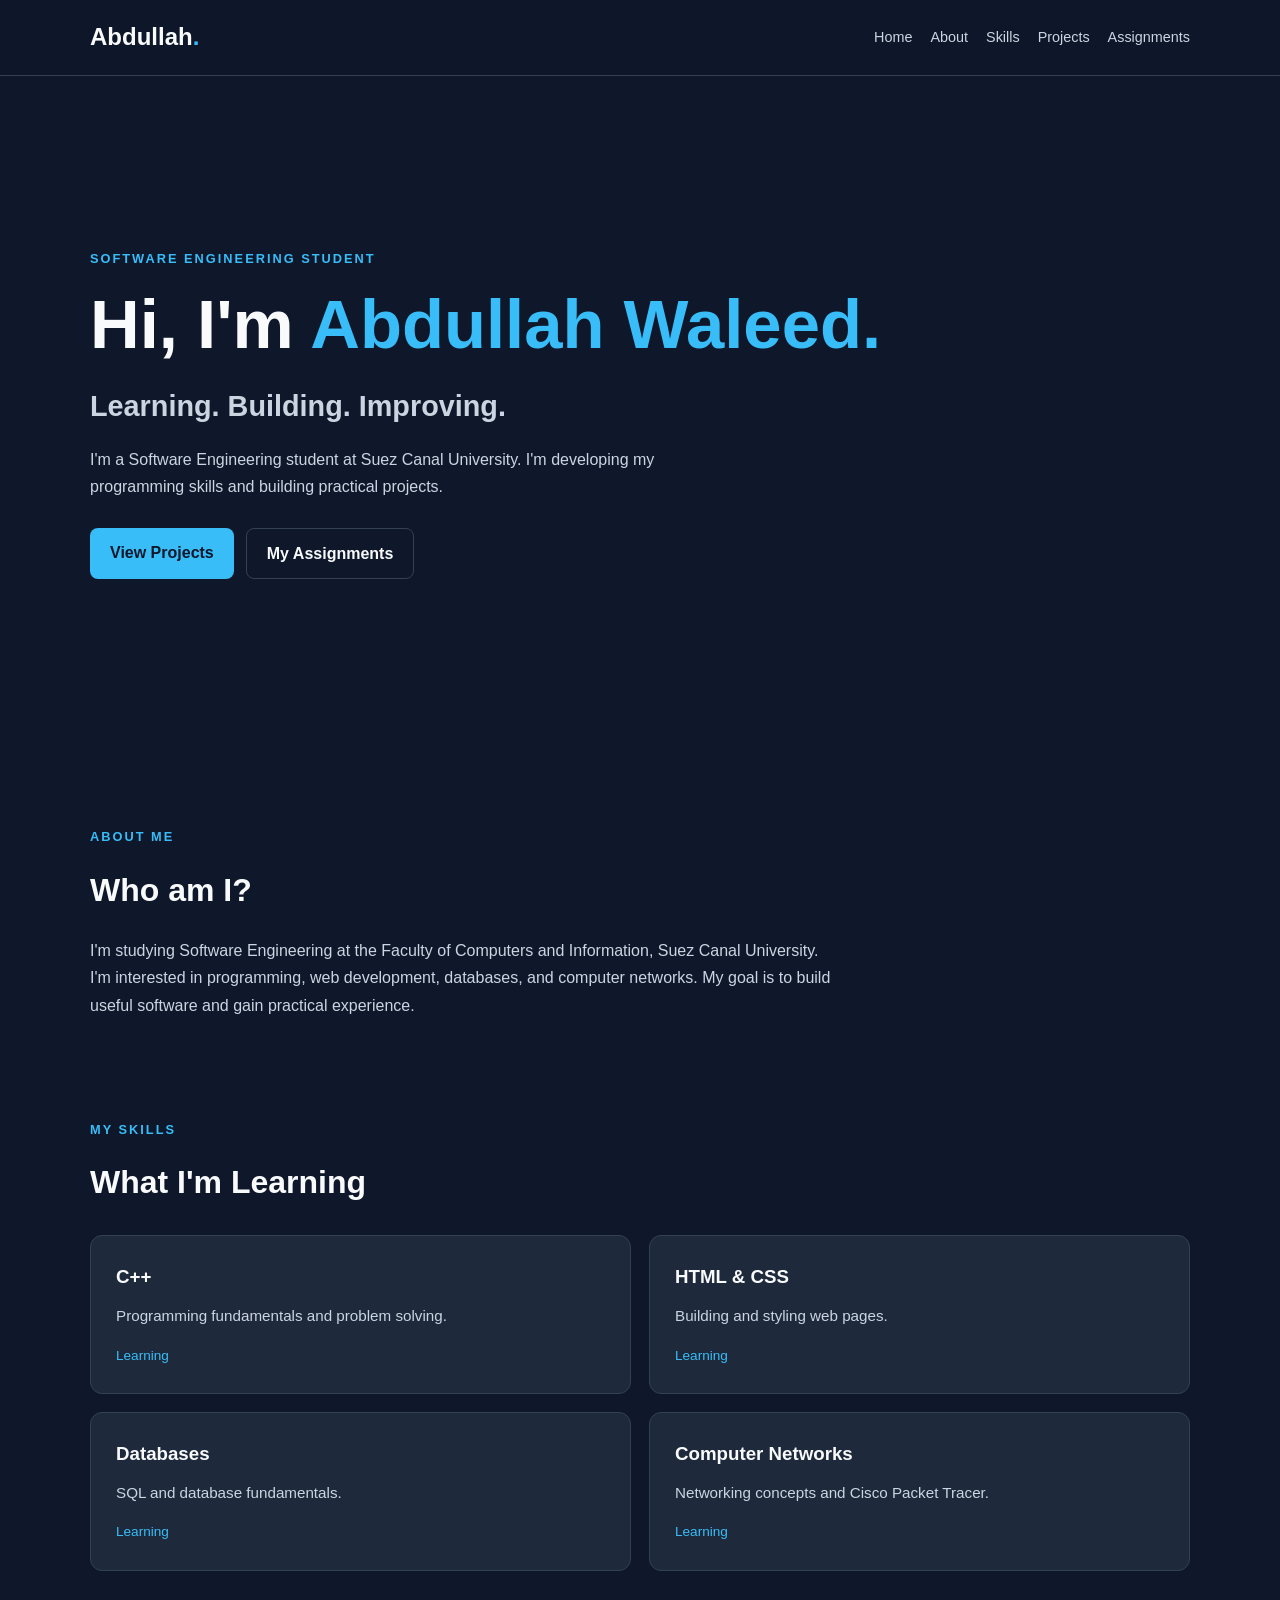
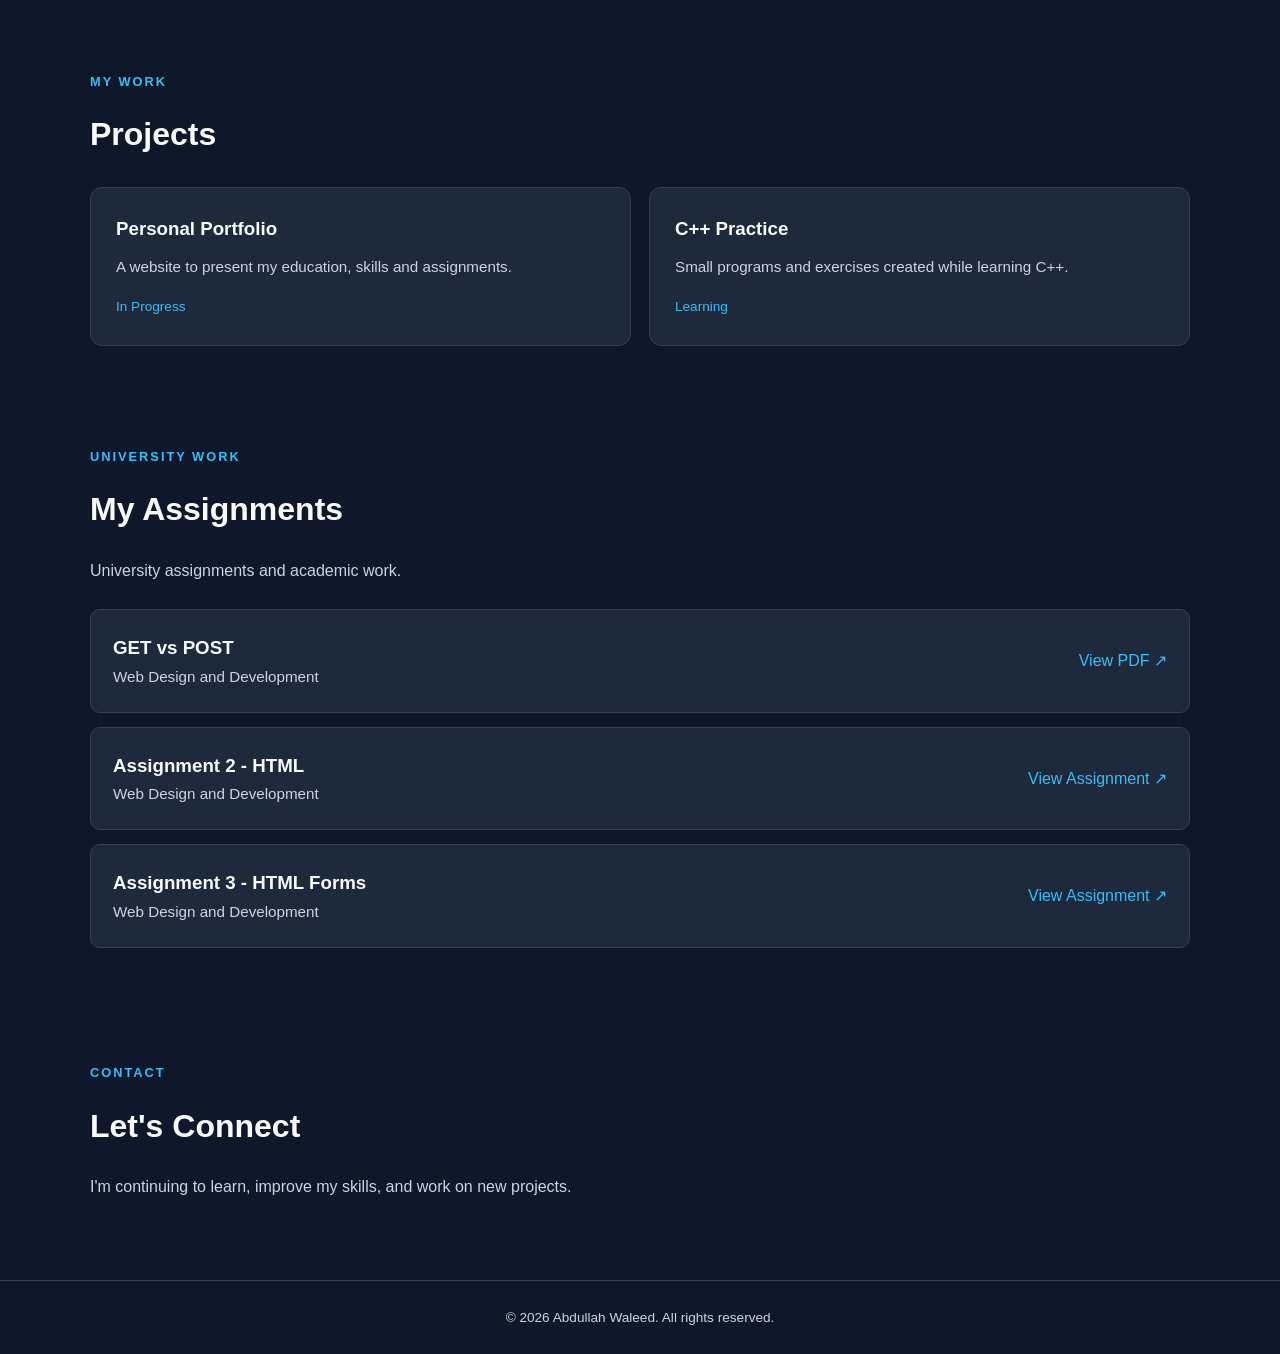
<file: index.html>
<!DOCTYPE html>
<html lang="en">
<head>
    <meta charset="UTF-8">
    <meta name="viewport" content="width=device-width, initial-scale=1.0">
    <meta name="description" content="Abdullah Waleed's Software Engineering portfolio">
    <title>Abdullah Waleed | Portfolio</title>
    <link rel="stylesheet" href="style.css">
</head>
<body>

    <header>
        <nav class="container navbar">
            <a href="#home" class="logo">Abdullah<span>.</span></a>
            <div class="nav-links">
                <a href="#home">Home</a>
                <a href="#about">About</a>
                <a href="#skills">Skills</a>
                <a href="#projects">Projects</a>
                <a href="#assignments">Assignments</a>
            </div>
        </nav>
    </header>

    <main>
        <section id="home" class="hero container">
            <p class="tag">SOFTWARE ENGINEERING STUDENT</p>
            <h1>Hi, I'm <span>Abdullah Waleed.</span></h1>
            <h2>Learning. Building. Improving.</h2>
            <p class="description">
                I'm a Software Engineering student at Suez Canal University.
                I'm developing my programming skills and building practical projects.
            </p>
            <div class="buttons">
                <a href="#projects" class="btn primary">View Projects</a>
                <a href="#assignments" class="btn secondary">My Assignments</a>
            </div>
        </section>

        <section id="about" class="section container">
            <p class="tag">ABOUT ME</p>
            <h2>Who am I?</h2>
            <p>
                I'm studying Software Engineering at the Faculty of Computers
                and Information, Suez Canal University. I'm interested in
                programming, web development, databases, and computer networks.
                My goal is to build useful software and gain practical experience.
            </p>
        </section>

        <section id="skills" class="section container">
            <p class="tag">MY SKILLS</p>
            <h2>What I'm Learning</h2>
            <div class="cards">
                <article class="card">
                    <h3>C++</h3>
                    <p>Programming fundamentals and problem solving.</p>
                    <span class="status">Learning</span>
                </article>
                <article class="card">
                    <h3>HTML & CSS</h3>
                    <p>Building and styling web pages.</p>
                    <span class="status">Learning</span>
                </article>
                <article class="card">
                    <h3>Databases</h3>
                    <p>SQL and database fundamentals.</p>
                    <span class="status">Learning</span>
                </article>
                <article class="card">
                    <h3>Computer Networks</h3>
                    <p>Networking concepts and Cisco Packet Tracer.</p>
                    <span class="status">Learning</span>
                </article>
            </div>
        </section>

        <section id="projects" class="section container">
            <p class="tag">MY WORK</p>
            <h2>Projects</h2>
            <div class="cards">
                <article class="card">
                    <h3>Personal Portfolio</h3>
                    <p>A website to present my education, skills and assignments.</p>
                    <span class="status">In Progress</span>
                </article>
                <article class="card">
                    <h3>C++ Practice</h3>
                    <p>Small programs and exercises created while learning C++.</p>
                    <span class="status">Learning</span>
                </article>
            </div>
        </section>

        <section id="assignments" class="section container">
            <p class="tag">UNIVERSITY WORK</p>
            <h2>My Assignments</h2>
            <p class="section-description">
                University assignments and academic work.
            </p>
            <div class="assignment-list">
                <article class="assignment">
                    <div>
                        <h3>GET vs POST</h3>
                        <p>Web Design and Development</p>
                    </div>
                    <a href="assignments/GET_vs_POST.pdf"
                       target="_blank" rel="noopener">View PDF ↗</a>
                </article>
                
                <article class="assignment">
                    <div>
                        <h3>Assignment 2 - HTML</h3>
                        <p>Web Design and Development</p>
                    </div>
                    <a href="Assignment2/" target="_blank" rel="noopener">View Assignment ↗</a>
                </article>

                <article class="assignment">
    <div>
        <h3>Assignment 3 - HTML Forms</h3>
        <p>Web Design and Development</p>
    </div>
    <a href="Index.html" target="_blank" rel="noopener">
        View Assignment ↗
    </a>
</article>

            </div>
        </section>

        <section id="contact" class="section container">
            <p class="tag">CONTACT</p>
            <h2>Let's Connect</h2>
            <p>
                I'm continuing to learn, improve my skills, and work on new projects.
            </p>
        </section>
    </main>

    <footer>
        <p>© <span id="year"></span> Abdullah Waleed. All rights reserved.</p>
    </footer>

    <script src="script.js"></script>
</body>
</html>
</file>
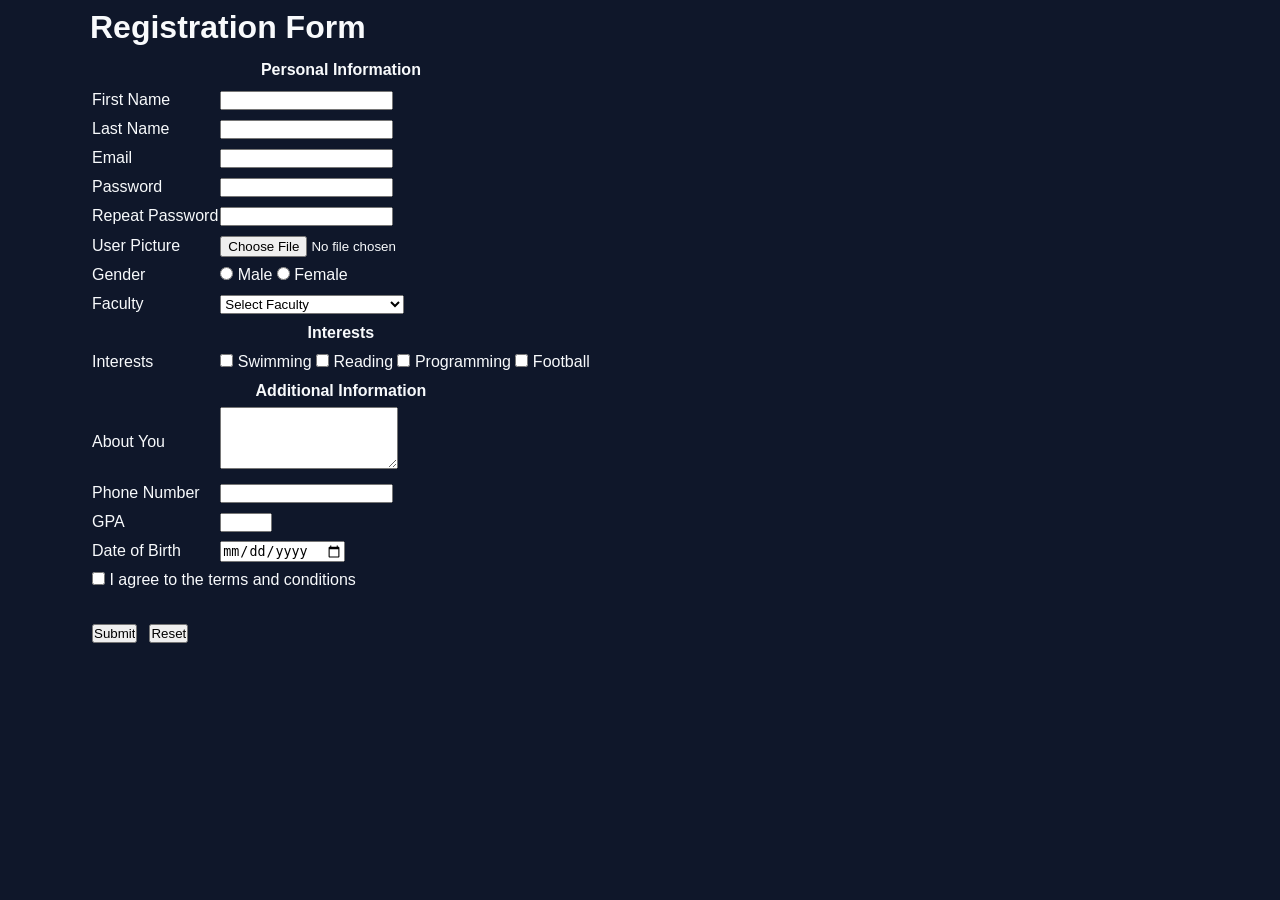
<file: Index.html>
<!DOCTYPE html>
<html lang="en">
<head>
    <meta charset="UTF-8">
    <meta name="viewport" content="width=device-width, initial-scale=1.0">
    <title>Registration Form</title>
    <link rel="stylesheet" href="style.css">
</head>

<body>

    <div class="container">

        <h1>Registration Form</h1>

        <form action="Thankyou.html" method="get">

            <input type="hidden" name="userID" value="1001">

            <table>

                <tr>
                    <th colspan="2">Personal Information</th>
                </tr>

                <tr>
                    <td>First Name</td>
                    <td>
                        <input type="text" name="firstName"
                        pattern="[A-Za-z]+"
                        required>
                    </td>
                </tr>

                <tr>
                    <td>Last Name</td>
                    <td>
                        <input type="text" name="lastName"
                        pattern="[A-Za-z]+"
                        required>
                    </td>
                </tr>

                <tr>
                    <td>Email</td>
                    <td>
                        <input type="email" name="email" required>
                    </td>
                </tr>

                <tr>
                    <td>Password</td>
                    <td>
                        <input type="password" name="password"
                        pattern="(?=.*[a-z])(?=.*[A-Z])(?=.*[0-9])(?=.*[^A-Za-z0-9]).{8,}"
                        title="At least 8 characters, uppercase, lowercase, number and special character"
                        required>
                    </td>
                </tr>

                <tr>
                    <td>Repeat Password</td>
                    <td>
                        <input type="password" name="repeatPassword"
                        pattern="(?=.*[a-z])(?=.*[A-Z])(?=.*[0-9])(?=.*[^A-Za-z0-9]).{8,}"
                        required>
                    </td>
                </tr>

                <tr>
                    <td>User Picture</td>
                    <td>
                        <input type="file" name="picture" accept="image/*">
                    </td>
                </tr>

                <tr>
                    <td>Gender</td>
                    <td>
                        <label>
                            <input type="radio" name="gender" value="Male" required>
                            Male
                        </label>

                        <label>
                            <input type="radio" name="gender" value="Female">
                            Female
                        </label>
                    </td>
                </tr>

                <tr>
                    <td>Faculty</td>
                    <td>
                        <select name="faculty" required>
                            <option value="">Select Faculty</option>
                            <option>Computers and Information</option>
                            <option>Engineering</option>
                            <option>Medicine</option>
                            <option>Science</option>
                            <option>Commerce</option>
                        </select>
                    </td>
                </tr>

                <tr>
                    <th colspan="2">Interests</th>
                </tr>

                <tr>
                    <td>Interests</td>
                    <td>
                        <label>
                            <input type="checkbox" name="interests" value="Swimming">
                            Swimming
                        </label>

                        <label>
                            <input type="checkbox" name="interests" value="Reading">
                            Reading
                        </label>

                        <label>
                            <input type="checkbox" name="interests" value="Programming">
                            Programming
                        </label>

                        <label>
                            <input type="checkbox" name="interests" value="Football">
                            Football
                        </label>
                    </td>
                </tr>

                <tr>
                    <th colspan="2">Additional Information</th>
                </tr>

                <tr>
                    <td>About You</td>
                    <td>
                        <textarea name="about" rows="4"></textarea>
                    </td>
                </tr>

                <tr>
                    <td>Phone Number</td>
                    <td>
                        <input type="tel" name="phone"
                        pattern="01[0125][0-9]{8}"
                        title="Enter a valid Egyptian phone number"
                        required>
                    </td>
                </tr>

                <tr>
                    <td>GPA</td>
                    <td>
                        <input type="number" name="gpa"
                        min="0" max="4" step="0.1" required>
                    </td>
                </tr>

                <tr>
                    <td>Date of Birth</td>
                    <td>
                        <input type="date" name="birthDate" required>
                    </td>
                </tr>

                <tr>
                    <td colspan="2" class="terms">
                        <input type="checkbox" id="agree" required>
                        <a href="Terms.html" target="_blank">
                            I agree to the terms and conditions
                        </a>
                    </td>
                </tr>

                <tr>
                    <td colspan="2" class="buttons">
                        <input type="submit" value="Submit">
                        <input type="reset" value="Reset">
                    </td>
                </tr>

            </table>

        </form>

    </div>

</body>
</html>
</file>
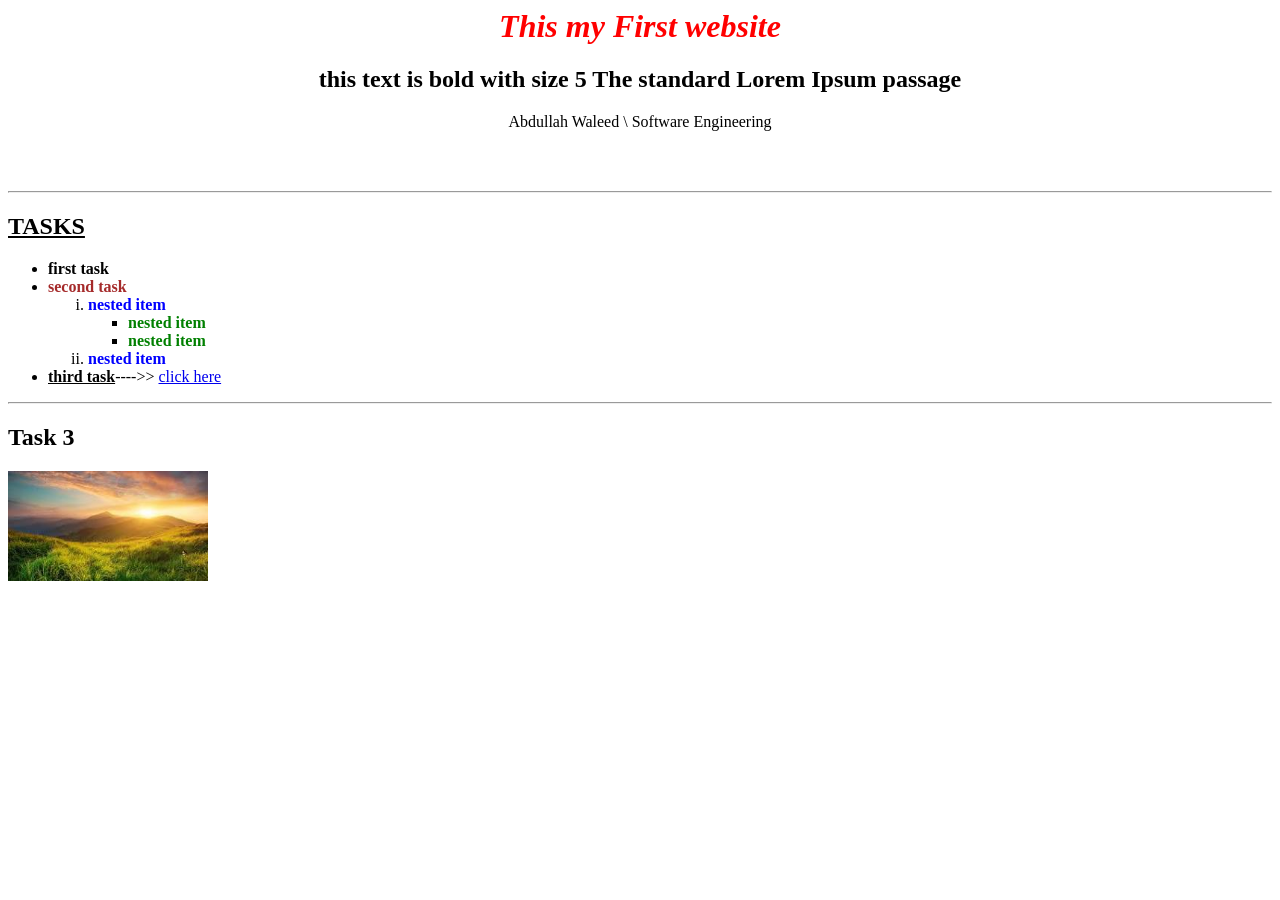
<file: Assignment2/index.html>
<html>
<head>
    <title>My index</title>
    <link rel="icon" type="image/png" href="favicon.png">
</head>

<body>

<center>
    <h1>
        <font color="red">
            <i>This my First website</i>
        </font>
    </h1>

    <h2>
        <b>this text is bold with size 5 The standard Lorem Ipsum passage</b>
    </h2>

    <p>
       Abdullah Waleed \ Software Engineering
    </p>
</center>

<br><br>
<hr>

<h2><u>TASKS</u></h2>

<ul>
    <li><b>first task</b></li>

    <li>
        <font color="brown"><b>second task</b></font>

        <ol type="i">
            <li>
                <font color="blue"><b>nested item</b></font>
                <ul type="square">
                    <li><font color="green"><b>nested item</b></font></li>
                    <li><font color="green"><b>nested item</b></font></li>
                </ul>
            </li>

            <li><font color="blue"><b>nested item</b></font></li>
        </ol>
    </li>

    <li>
        <b><u>third task</u></b>----&gt;&gt;
        <a href="page2.html#end">click here</a>
    </li>
</ul>
<hr>

<h2>Task 3</h2>

<a href="https://www.google.com" target="_blank">
    <img src="image.jpg" alt="Click to open Google" width="200">
</a>
</body>
</html>
</file>
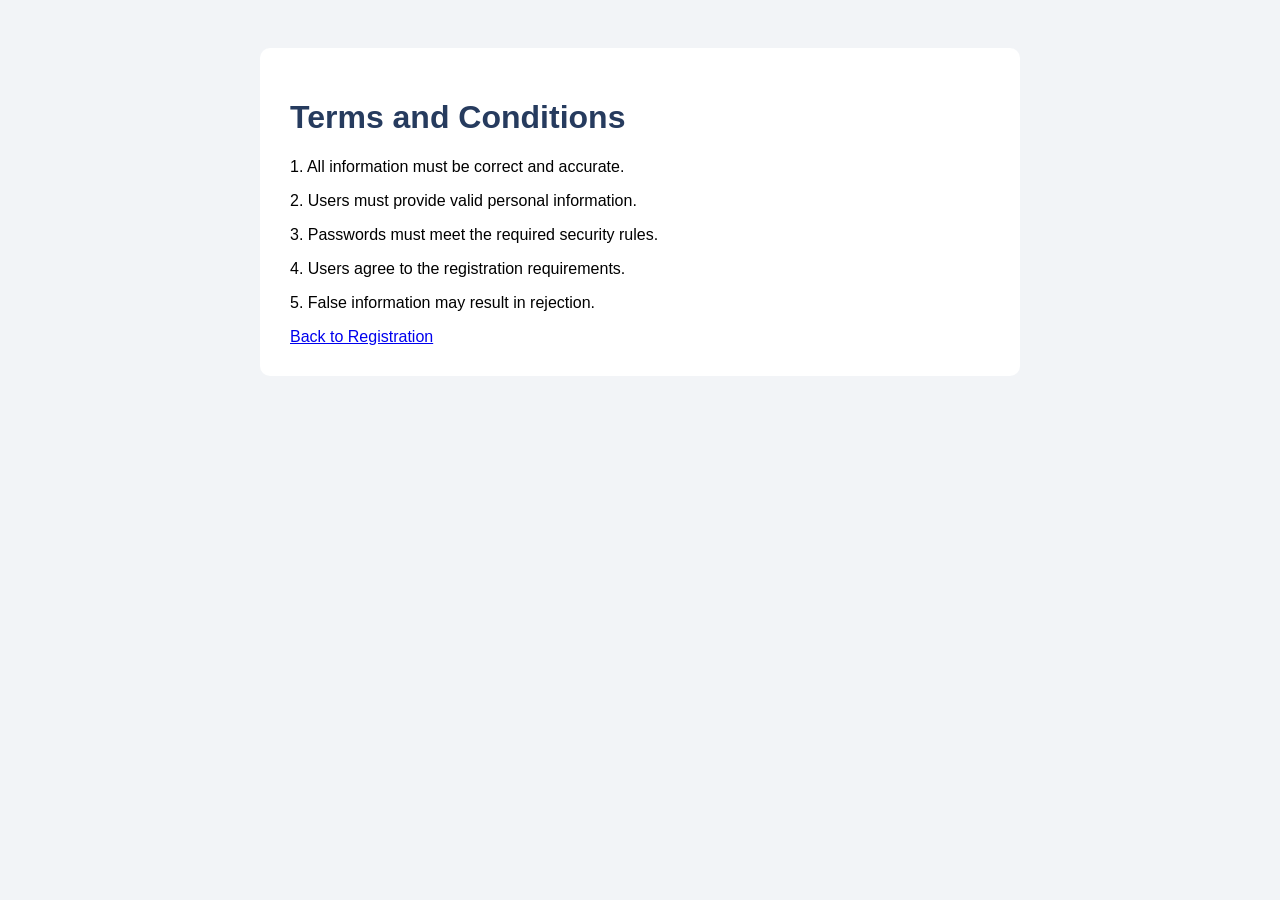
<file: Terms.html>
<!DOCTYPE html>
<html lang="en">
<head>
    <meta charset="UTF-8">
    <meta name="viewport" content="width=device-width, initial-scale=1.0">
    <title>Terms and Conditions</title>

    <style>
        body {
            font-family: Arial, sans-serif;
            background-color: #f2f4f7;
            padding: 40px;
        }

        .content {
            background-color: white;
            max-width: 700px;
            margin: auto;
            padding: 30px;
            border-radius: 10px;
        }

        h1 {
            color: #263b5e;
        }
    </style>
</head>

<body>

    <div class="content">

        <h1>Terms and Conditions</h1>

        <p>1. All information must be correct and accurate.</p>

        <p>2. Users must provide valid personal information.</p>

        <p>3. Passwords must meet the required security rules.</p>

        <p>4. Users agree to the registration requirements.</p>

        <p>5. False information may result in rejection.</p>

        <a href="index.html">Back to Registration</a>

    </div>

</body>
</html>
</file>
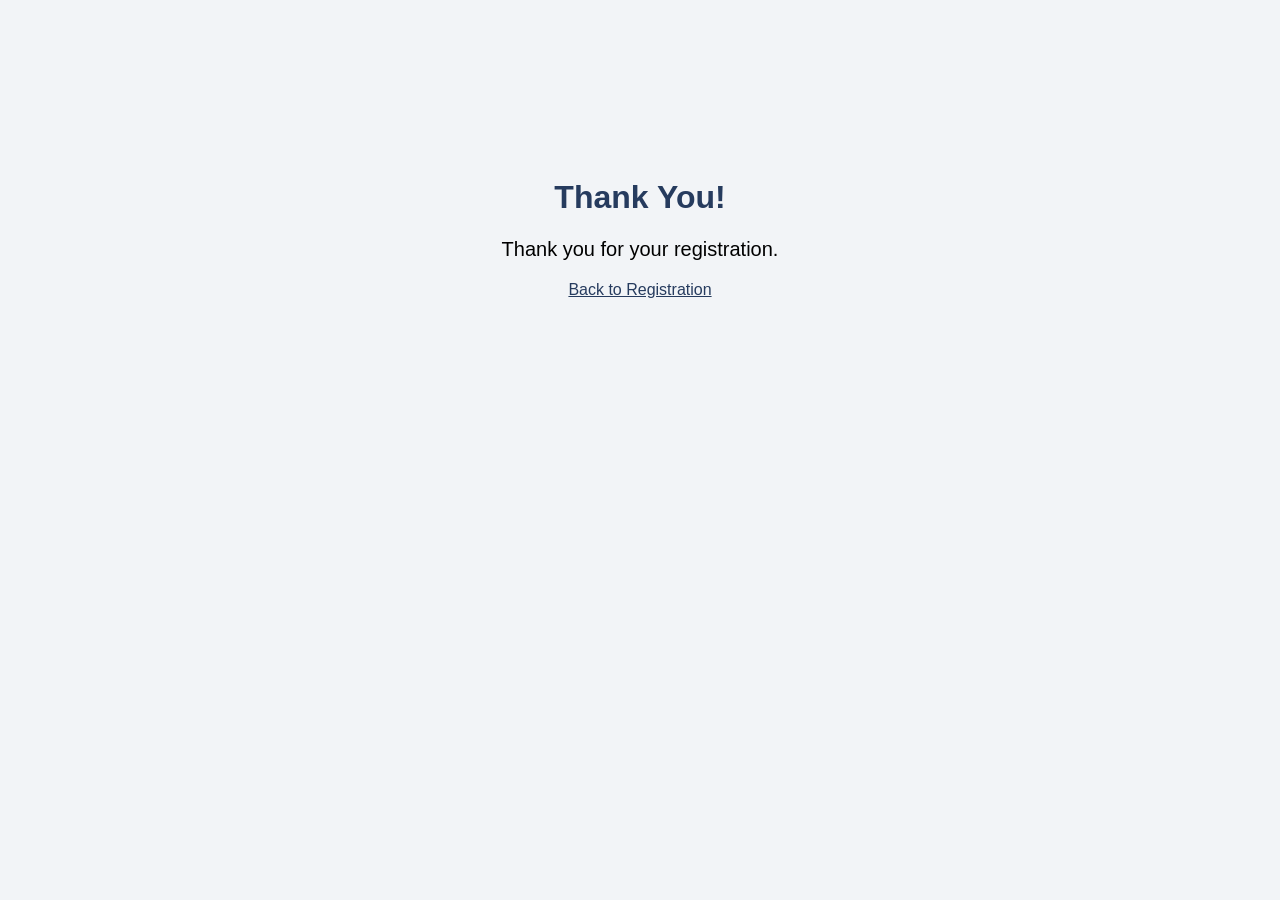
<file: Thankyou.html>
<!DOCTYPE html>
<html lang="en">
<head>
    <meta charset="UTF-8">
    <meta name="viewport" content="width=device-width, initial-scale=1.0">
    <title>Thank You</title>

    <style>
        body {
            font-family: Arial, sans-serif;
            background-color: #f2f4f7;
            text-align: center;
            padding-top: 150px;
        }

        h1 {
            color: #263b5e;
        }

        p {
            font-size: 20px;
        }

        a {
            color: #263b5e;
        }
    </style>
</head>

<body>

    <h1>Thank You!</h1>

    <p>Thank you for your registration.</p>

    <a href="index.html">Back to Registration</a>

</body>
</html>
</file>
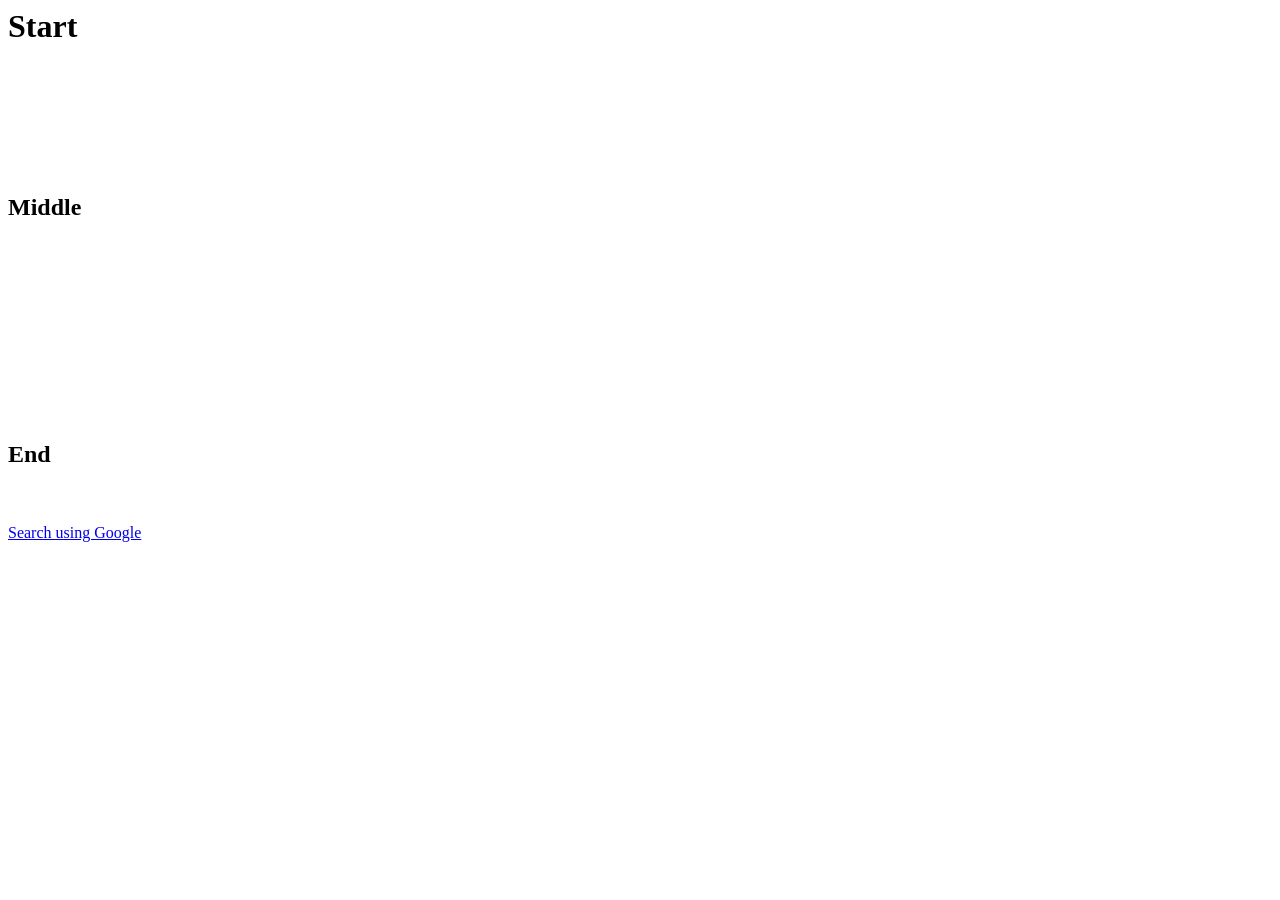
<file: Assignment2/page2.html>
<html>
<head>
    <title>Page 2</title>
    <link rel="icon" type="image/png" href="favicon.png">
</head>

<body>

    <h1 id="start">Start</h1>

    <br><br><br><br><br><br>

    <h2>Middle</h2>

    <br><br><br><br><br><br><br><br><br><br>

    <h2 id="end">End</h2>

    <br><br>

    <a href="https://www.google.com" target="_blank">
        Search using Google
    </a>

</body>
</html>
</file>
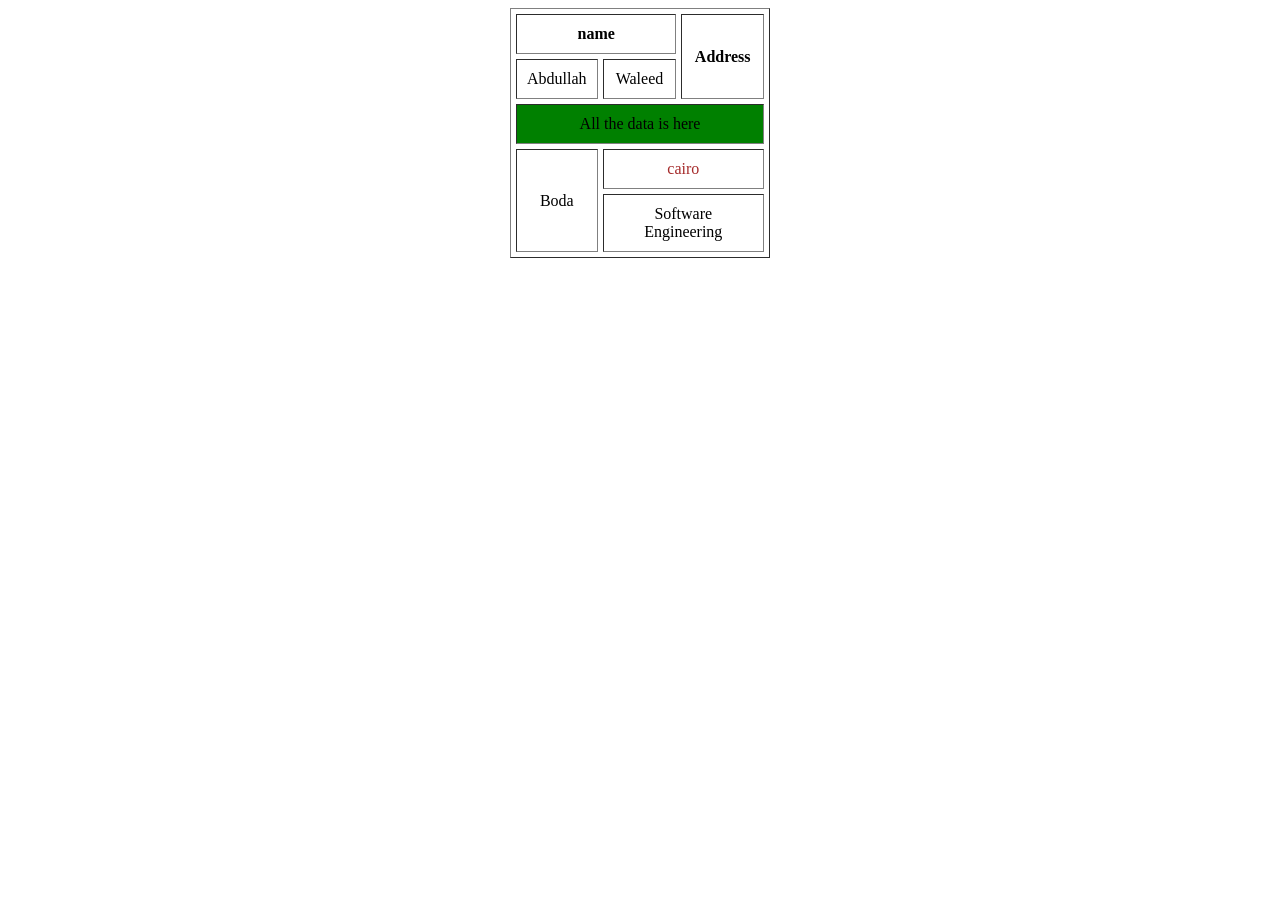
<file: Assignment2/table.html>
<html>
<head>
    <title>Table</title>
    <link rel="icon" type="image/png" href="favicon.png">
</head>

<body>

<center>

<table border="1" cellpadding="10" cellspacing="5" width="260">

    <tr>
        <th colspan="2">name</th>
        <th rowspan="2">Address</th>
    </tr>

    <tr>
        <td align="center">Abdullah</td>
        <td align="center">Waleed</td>
    </tr>

    <tr>
        <td colspan="3" bgcolor="green" align="center">
            All the data is here
        </td>
    </tr>

    <tr>
        <td rowspan="2" align="center">Boda</td>
        <td colspan="2" align="center">
            <font color="brown">cairo</font>
        </td>
    </tr>

    <tr>
        <td colspan="2" align="center">
            Software Engineering
        </td>
    </tr>

</table>

</center>

</body>
</html>
</file>
<file: style.css>
:root {
    --bg: #0f172a;
    --surface: #1e293b;
    --text: #f8fafc;
    --muted: #cbd5e1;
    --accent: #38bdf8;
    --border: #334155;
}

* {
    margin: 0;
    padding: 0;
    box-sizing: border-box;
}

html {
    scroll-behavior: smooth;
    scroll-padding-top: 90px;
}

body {
    font-family: Arial, Helvetica, sans-serif;
    background: var(--bg);
    color: var(--text);
    line-height: 1.7;
}

a {
    color: inherit;
    text-decoration: none;
}

.container {
    width: min(1100px, 90%);
    margin: auto;
}

header {
    position: sticky;
    top: 0;
    z-index: 10;
    background: #0f172af2;
    border-bottom: 1px solid var(--border);
}

.navbar {
    min-height: 75px;
    display: flex;
    justify-content: space-between;
    align-items: center;
    gap: 20px;
}

.logo {
    font-size: 1.5rem;
    font-weight: bold;
}

.logo span,
.hero h1 span {
    color: var(--accent);
}

.nav-links {
    display: flex;
    flex-wrap: wrap;
    gap: 18px;
}

.nav-links a {
    color: var(--muted);
    font-size: 0.9rem;
}

.nav-links a:hover {
    color: var(--accent);
}

.hero {
    min-height: 75vh;
    display: flex;
    flex-direction: column;
    justify-content: center;
    align-items: flex-start;
    padding-top: 70px;
    padding-bottom: 70px;
}

.tag {
    color: var(--accent);
    font-size: 0.8rem;
    font-weight: bold;
    letter-spacing: 2px;
    margin-bottom: 15px;
}

.hero h1 {
    font-size: clamp(2.2rem, 6vw, 4.3rem);
    line-height: 1.2;
    margin-bottom: 15px;
}

.hero h2 {
    color: var(--muted);
    font-size: clamp(1.2rem, 3vw, 1.8rem);
    margin-bottom: 15px;
}

.description {
    color: var(--muted);
    max-width: 650px;
}

.buttons {
    display: flex;
    flex-wrap: wrap;
    gap: 12px;
    margin-top: 28px;
}

.btn {
    display: inline-block;
    padding: 11px 20px;
    border-radius: 8px;
    font-weight: bold;
    transition: 0.2s;
}

.btn:hover {
    transform: translateY(-2px);
}

.primary {
    background: var(--accent);
    color: #0f172a;
}

.secondary {
    border: 1px solid var(--border);
}

.section {
    padding-top: 75px;
    padding-bottom: 25px;
    scroll-margin-top: 75px;
}

.section h2 {
    font-size: 2rem;
    margin-bottom: 20px;
}

.section > p:not(.tag) {
    max-width: 750px;
    color: var(--muted);
}

.cards {
    display: grid;
    grid-template-columns: repeat(2, minmax(0, 1fr));
    gap: 18px;
    margin-top: 25px;
}

.card {
    background: var(--surface);
    border: 1px solid var(--border);
    padding: 25px;
    border-radius: 12px;
    transition: transform 0.2s, border-color 0.2s;
}

.card:hover {
    transform: translateY(-4px);
    border-color: var(--accent);
}

.card h3 {
    margin-bottom: 10px;
}

.card p,
.assignment p {
    color: var(--muted);
    font-size: 0.95rem;
}

.status {
    display: inline-block;
    color: var(--accent);
    font-size: 0.85rem;
    margin-top: 15px;
}

.assignment-list {
    margin-top: 25px;
}

.assignment {
    display: flex;
    align-items: center;
    justify-content: space-between;
    gap: 20px;
    padding: 22px;
    background: var(--surface);
    border: 1px solid var(--border);
    border-radius: 10px;
    margin-bottom: 14px;
}

.assignment a {
    color: var(--accent);
    white-space: nowrap;
}

.assignment a:hover {
    text-decoration: underline;
}

#contact {
    padding-bottom: 80px;
}

footer {
    text-align: center;
    padding: 25px 5%;
    border-top: 1px solid var(--border);
    color: var(--muted);
    font-size: 0.85rem;
}

@media (max-width: 650px) {
    .navbar {
        padding-top: 15px;
        padding-bottom: 15px;
        align-items: flex-start;
        flex-direction: column;
    }

    .nav-links {
        gap: 12px;
    }

    .nav-links a {
        font-size: 0.8rem;
    }

    .hero {
        min-height: 65vh;
    }

    .cards {
        grid-template-columns: 1fr;
    }

    .assignment {
        align-items: flex-start;
        flex-direction: column;
    }

}
</file>
